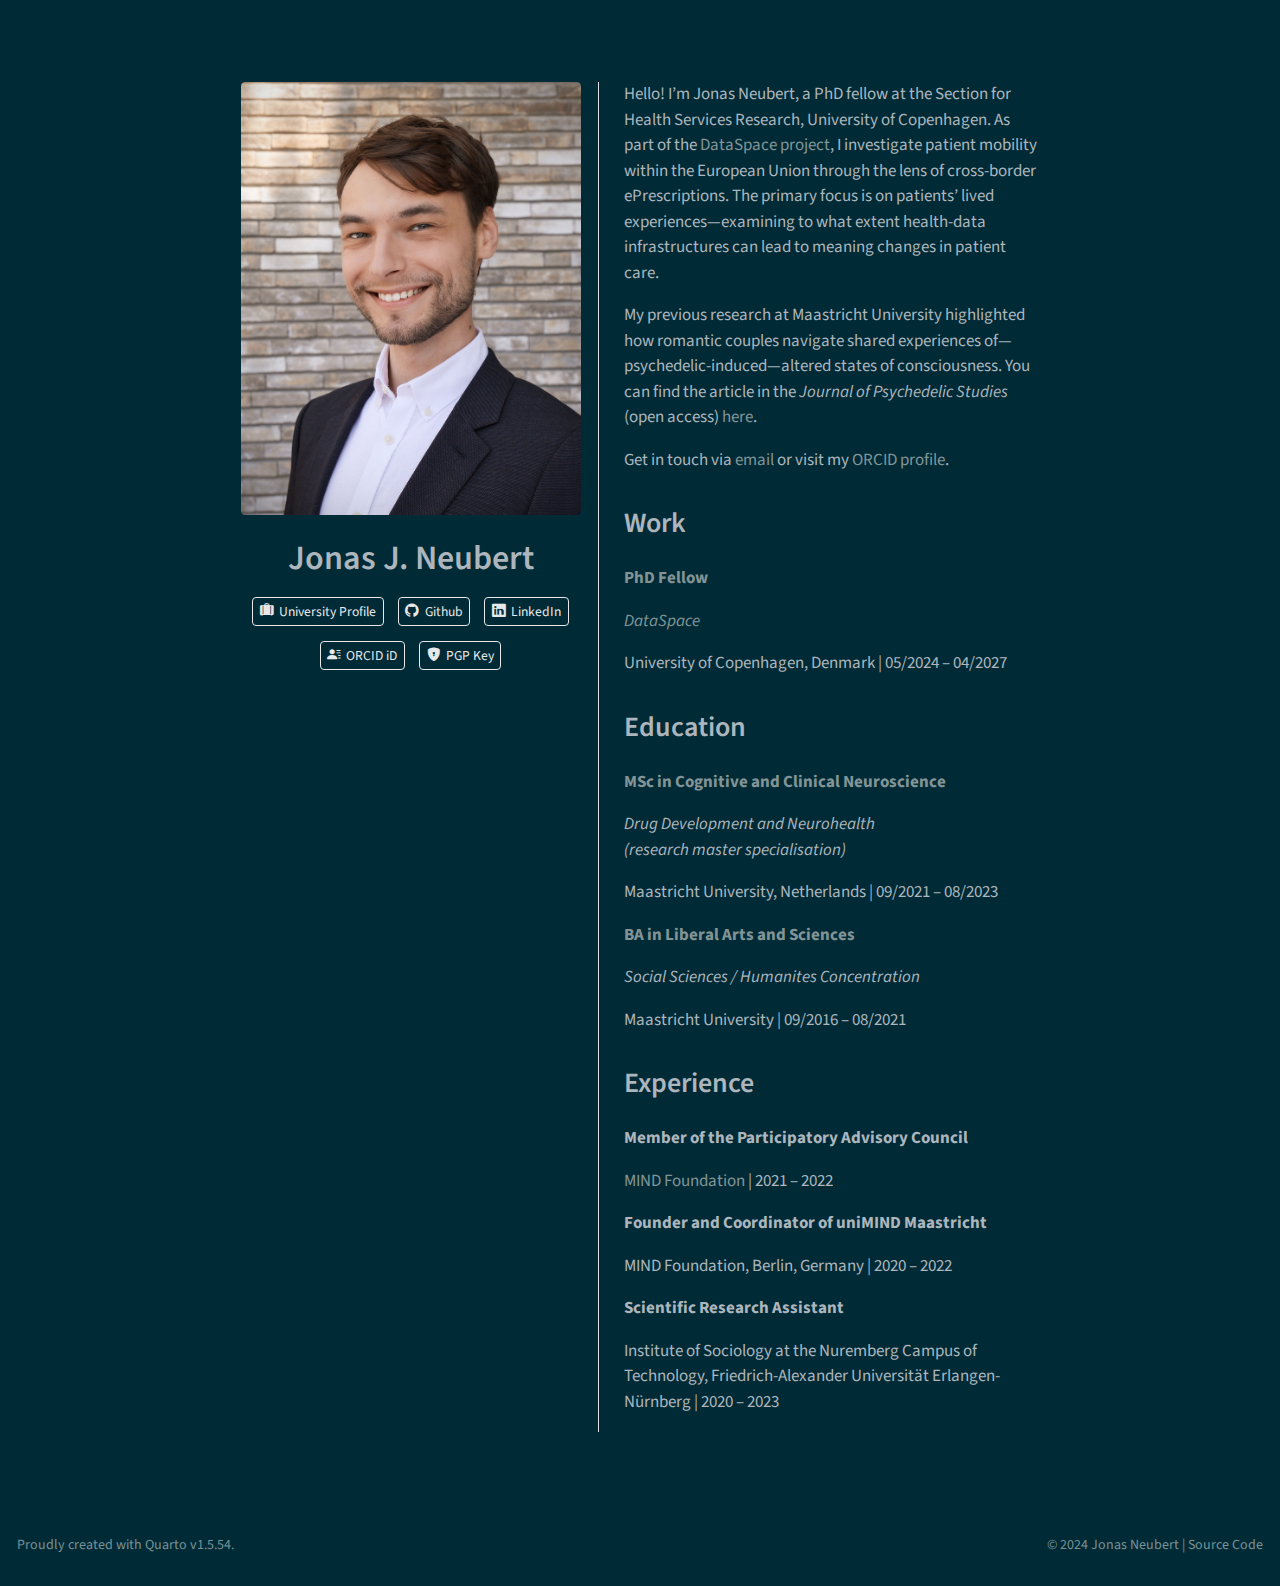
<file: index.html>
<!DOCTYPE html>
<html xmlns="http://www.w3.org/1999/xhtml" lang="en" xml:lang="en"><head>

<meta charset="utf-8">
<meta name="generator" content="quarto-1.5.54">

<meta name="viewport" content="width=device-width, initial-scale=1.0, user-scalable=yes">

<meta name="author" content="Jonas Neubert">

<title>Jonas J. Neubert</title>
<style>
code{white-space: pre-wrap;}
span.smallcaps{font-variant: small-caps;}
div.columns{display: flex; gap: min(4vw, 1.5em);}
div.column{flex: auto; overflow-x: auto;}
div.hanging-indent{margin-left: 1.5em; text-indent: -1.5em;}
ul.task-list{list-style: none;}
ul.task-list li input[type="checkbox"] {
  width: 0.8em;
  margin: 0 0.8em 0.2em -1em; /* quarto-specific, see https://github.com/quarto-dev/quarto-cli/issues/4556 */ 
  vertical-align: middle;
}
</style>


<script src="site_libs/quarto-nav/quarto-nav.js"></script>
<script src="site_libs/clipboard/clipboard.min.js"></script>
<script src="site_libs/quarto-search/autocomplete.umd.js"></script>
<script src="site_libs/quarto-search/fuse.min.js"></script>
<script src="site_libs/quarto-search/quarto-search.js"></script>
<meta name="quarto:offset" content="./">
<link href="./favicon.png" rel="icon" type="image/png">
<script src="site_libs/quarto-html/quarto.js"></script>
<script src="site_libs/quarto-html/popper.min.js"></script>
<script src="site_libs/quarto-html/tippy.umd.min.js"></script>
<link href="site_libs/quarto-html/tippy.css" rel="stylesheet">
<link href="site_libs/quarto-html/quarto-syntax-highlighting-dark.css" rel="stylesheet" id="quarto-text-highlighting-styles">
<script src="site_libs/bootstrap/bootstrap.min.js"></script>
<link href="site_libs/bootstrap/bootstrap-icons.css" rel="stylesheet">
<link href="site_libs/bootstrap/bootstrap.min.css" rel="stylesheet" id="quarto-bootstrap" data-mode="dark">
<script id="quarto-search-options" type="application/json">{
  "location": "sidebar",
  "copy-button": false,
  "collapse-after": 3,
  "panel-placement": "start",
  "type": "textbox",
  "limit": 50,
  "keyboard-shortcut": [
    "f",
    "/",
    "s"
  ],
  "show-item-context": false,
  "language": {
    "search-no-results-text": "No results",
    "search-matching-documents-text": "matching documents",
    "search-copy-link-title": "Copy link to search",
    "search-hide-matches-text": "Hide additional matches",
    "search-more-match-text": "more match in this document",
    "search-more-matches-text": "more matches in this document",
    "search-clear-button-title": "Clear",
    "search-text-placeholder": "",
    "search-detached-cancel-button-title": "Cancel",
    "search-submit-button-title": "Submit",
    "search-label": "Search"
  }
}</script>


<link rel="stylesheet" href="styles.css">
</head>

<body class="fullcontent">

<div id="quarto-search-results"></div>
<!-- content -->
<div id="quarto-content" class="quarto-container page-columns page-rows-contents page-layout-article">
<!-- sidebar -->
<!-- margin-sidebar -->
    
<!-- main -->
<main class="content" id="quarto-document-content">




<div class="quarto-about-trestles">
  <div class="about-entity">
    <img src="profile_small.jpg" class="about-image
  rounded " style="width: 20em;">
<header id="title-block-header" class="quarto-title-block default">
<div class="quarto-title">
<h1 class="title">Jonas J. Neubert</h1>
</div>
<div class="quarto-title-meta">
  </div>
</header>
    <div class="about-links">
  <a href="https://medicalsts.ku.dk/?pure=en%2Fpersons%2Fjonas-joerg-neubert(1b5f6119-39fc-4509-9788-743bfbec7449).html" class="about-link" rel="" target="">
    <i class="bi bi-suitcase-lg-fill"></i>
     <span class="about-link-text">University Profile</span>
  </a>
  <a href="https://github.com/NeubertJonas" class="about-link" rel="" target="">
    <i class="bi bi-github"></i>
     <span class="about-link-text">Github</span>
  </a>
  <a href="https://www.linkedin.com/in/neubertjonas/" class="about-link" rel="" target="">
    <i class="bi bi-linkedin"></i>
     <span class="about-link-text">LinkedIn</span>
  </a>
  <a href="https://orcid.org/0000-0002-2236-867X" class="about-link" rel="" target="">
    <i class="bi bi-person-lines-fill"></i>
     <span class="about-link-text">ORCID iD</span>
  </a>
  <a href="https://neubert.eu/pgp.txt" class="about-link" rel="" target="">
    <i class="bi bi-shield-lock-fill"></i>
     <span class="about-link-text">PGP Key</span>
  </a>
</div>
  </div>
  <div class="about-contents"><div id="about-me">
<p>Hello! I’m Jonas Neubert, a PhD fellow at the Section for Health Services Research, University of Copenhagen. As part of the <a href="https://dataspace.ku.dk">DataSpace project</a>, I investigate patient mobility within the European Union through the lens of cross-border ePrescriptions. The primary focus is on patients’ lived experiences—examining to what extent health-data infrastructures can lead to meaning changes in patient care.</p>
<p>My previous research at Maastricht University highlighted how romantic couples navigate shared experiences of—psychedelic-induced—altered states of consciousness. You can find the article in the <em>Journal of Psychedelic Studies</em> (open access) <a href="https://doi.org/10.1556/2054.2024.00319">here</a>.</p>
<p>Get in touch via <script type="text/javascript">
<!--
h='&#110;&#x65;&#x75;&#98;&#x65;&#114;&#116;&#46;&#x65;&#x75;';a='&#64;';n='&#106;&#x6f;&#110;&#x61;&#x73;';e=n+a+h;
document.write('<a h'+'ref'+'="ma'+'ilto'+':'+e+'" clas'+'s="em' + 'ail">'+'&#x65;&#x6d;&#x61;&#x69;&#108;'+'<\/'+'a'+'>');
// -->
</script><noscript>email (jonas at neubert dot eu)</noscript> or visit my <a href="https://orcid.org/0000-0002-2236-867X">ORCID profile</a>.</p>
<section id="work" class="level2">
<h2 data-anchor-id="work">Work</h2>
<p><strong><a href="https://medicalsts.ku.dk/?pure=en%2Fpersons%2Fjonas-joerg-neubert(1b5f6119-39fc-4509-9788-743bfbec7449).html">PhD Fellow</a></strong></p>
<p><em><a href="https://dataspace.ku.dk">DataSpace</a></em></p>
<p>University of Copenhagen, Denmark | 05/2024 – 04/2027</p>
</section>
<section id="education" class="level2">
<h2 data-anchor-id="education">Education</h2>
<p><strong><a href="https://curriculum.maastrichtuniversity.nl/education/master/research-master-cognitive-and-clinical-neuroscience-specialisation-drug-development">MSc in Cognitive and Clinical Neuroscience</a></strong></p>
<p><em>Drug Development and Neurohealth</em><br>
<em>(research master specialisation)</em></p>
<p>Maastricht University, Netherlands | 09/2021 – 08/2023</p>
<p><strong><a href="https://curriculum.maastrichtuniversity.nl/education/bachelor/university-college-maastricht">BA in Liberal Arts and Sciences</a></strong></p>
<p><em>Social Sciences / Humanites Concentration</em></p>
<p>Maastricht University | 09/2016 – 08/2021</p>
</section>
<section id="experience" class="level2">
<h2 data-anchor-id="experience">Experience</h2>
<p><strong>Member of the Participatory Advisory Council</strong></p>
<p><a href="https://mind-foundation.org">MIND Foundation</a> | 2021 – 2022</p>
<p><strong>Founder and Coordinator of uniMIND Maastricht</strong></p>
<p>MIND Foundation, Berlin, Germany | 2020 – 2022</p>
<p><strong>Scientific Research Assistant</strong></p>
<p>Institute of Sociology at the Nuremberg Campus of Technology, Friedrich-Alexander Universität Erlangen-Nürnberg | 2020 – 2023</p>
</section>
</div></div>
</div>





</main> <!-- /main -->
<script id="quarto-html-after-body" type="application/javascript">
window.document.addEventListener("DOMContentLoaded", function (event) {
  const toggleBodyColorMode = (bsSheetEl) => {
    const mode = bsSheetEl.getAttribute("data-mode");
    const bodyEl = window.document.querySelector("body");
    if (mode === "dark") {
      bodyEl.classList.add("quarto-dark");
      bodyEl.classList.remove("quarto-light");
    } else {
      bodyEl.classList.add("quarto-light");
      bodyEl.classList.remove("quarto-dark");
    }
  }
  const toggleBodyColorPrimary = () => {
    const bsSheetEl = window.document.querySelector("link#quarto-bootstrap");
    if (bsSheetEl) {
      toggleBodyColorMode(bsSheetEl);
    }
  }
  toggleBodyColorPrimary();  
  const isCodeAnnotation = (el) => {
    for (const clz of el.classList) {
      if (clz.startsWith('code-annotation-')) {                     
        return true;
      }
    }
    return false;
  }
  const onCopySuccess = function(e) {
    // button target
    const button = e.trigger;
    // don't keep focus
    button.blur();
    // flash "checked"
    button.classList.add('code-copy-button-checked');
    var currentTitle = button.getAttribute("title");
    button.setAttribute("title", "Copied!");
    let tooltip;
    if (window.bootstrap) {
      button.setAttribute("data-bs-toggle", "tooltip");
      button.setAttribute("data-bs-placement", "left");
      button.setAttribute("data-bs-title", "Copied!");
      tooltip = new bootstrap.Tooltip(button, 
        { trigger: "manual", 
          customClass: "code-copy-button-tooltip",
          offset: [0, -8]});
      tooltip.show();    
    }
    setTimeout(function() {
      if (tooltip) {
        tooltip.hide();
        button.removeAttribute("data-bs-title");
        button.removeAttribute("data-bs-toggle");
        button.removeAttribute("data-bs-placement");
      }
      button.setAttribute("title", currentTitle);
      button.classList.remove('code-copy-button-checked');
    }, 1000);
    // clear code selection
    e.clearSelection();
  }
  const getTextToCopy = function(trigger) {
      const codeEl = trigger.previousElementSibling.cloneNode(true);
      for (const childEl of codeEl.children) {
        if (isCodeAnnotation(childEl)) {
          childEl.remove();
        }
      }
      return codeEl.innerText;
  }
  const clipboard = new window.ClipboardJS('.code-copy-button:not([data-in-quarto-modal])', {
    text: getTextToCopy
  });
  clipboard.on('success', onCopySuccess);
  if (window.document.getElementById('quarto-embedded-source-code-modal')) {
    // For code content inside modals, clipBoardJS needs to be initialized with a container option
    // TODO: Check when it could be a function (https://github.com/zenorocha/clipboard.js/issues/860)
    const clipboardModal = new window.ClipboardJS('.code-copy-button[data-in-quarto-modal]', {
      text: getTextToCopy,
      container: window.document.getElementById('quarto-embedded-source-code-modal')
    });
    clipboardModal.on('success', onCopySuccess);
  }
    var localhostRegex = new RegExp(/^(?:http|https):\/\/localhost\:?[0-9]*\//);
    var mailtoRegex = new RegExp(/^mailto:/);
      var filterRegex = new RegExp("https:\/\/neubert\.eu");
    var isInternal = (href) => {
        return filterRegex.test(href) || localhostRegex.test(href) || mailtoRegex.test(href);
    }
    // Inspect non-navigation links and adorn them if external
 	var links = window.document.querySelectorAll('a[href]:not(.nav-link):not(.navbar-brand):not(.toc-action):not(.sidebar-link):not(.sidebar-item-toggle):not(.pagination-link):not(.no-external):not([aria-hidden]):not(.dropdown-item):not(.quarto-navigation-tool):not(.about-link)');
    for (var i=0; i<links.length; i++) {
      const link = links[i];
      if (!isInternal(link.href)) {
        // undo the damage that might have been done by quarto-nav.js in the case of
        // links that we want to consider external
        if (link.dataset.originalHref !== undefined) {
          link.href = link.dataset.originalHref;
        }
      }
    }
  function tippyHover(el, contentFn, onTriggerFn, onUntriggerFn) {
    const config = {
      allowHTML: true,
      maxWidth: 500,
      delay: 100,
      arrow: false,
      appendTo: function(el) {
          return el.parentElement;
      },
      interactive: true,
      interactiveBorder: 10,
      theme: 'quarto',
      placement: 'bottom-start',
    };
    if (contentFn) {
      config.content = contentFn;
    }
    if (onTriggerFn) {
      config.onTrigger = onTriggerFn;
    }
    if (onUntriggerFn) {
      config.onUntrigger = onUntriggerFn;
    }
    window.tippy(el, config); 
  }
  const noterefs = window.document.querySelectorAll('a[role="doc-noteref"]');
  for (var i=0; i<noterefs.length; i++) {
    const ref = noterefs[i];
    tippyHover(ref, function() {
      // use id or data attribute instead here
      let href = ref.getAttribute('data-footnote-href') || ref.getAttribute('href');
      try { href = new URL(href).hash; } catch {}
      const id = href.replace(/^#\/?/, "");
      const note = window.document.getElementById(id);
      if (note) {
        return note.innerHTML;
      } else {
        return "";
      }
    });
  }
  const xrefs = window.document.querySelectorAll('a.quarto-xref');
  const processXRef = (id, note) => {
    // Strip column container classes
    const stripColumnClz = (el) => {
      el.classList.remove("page-full", "page-columns");
      if (el.children) {
        for (const child of el.children) {
          stripColumnClz(child);
        }
      }
    }
    stripColumnClz(note)
    if (id === null || id.startsWith('sec-')) {
      // Special case sections, only their first couple elements
      const container = document.createElement("div");
      if (note.children && note.children.length > 2) {
        container.appendChild(note.children[0].cloneNode(true));
        for (let i = 1; i < note.children.length; i++) {
          const child = note.children[i];
          if (child.tagName === "P" && child.innerText === "") {
            continue;
          } else {
            container.appendChild(child.cloneNode(true));
            break;
          }
        }
        if (window.Quarto?.typesetMath) {
          window.Quarto.typesetMath(container);
        }
        return container.innerHTML
      } else {
        if (window.Quarto?.typesetMath) {
          window.Quarto.typesetMath(note);
        }
        return note.innerHTML;
      }
    } else {
      // Remove any anchor links if they are present
      const anchorLink = note.querySelector('a.anchorjs-link');
      if (anchorLink) {
        anchorLink.remove();
      }
      if (window.Quarto?.typesetMath) {
        window.Quarto.typesetMath(note);
      }
      // TODO in 1.5, we should make sure this works without a callout special case
      if (note.classList.contains("callout")) {
        return note.outerHTML;
      } else {
        return note.innerHTML;
      }
    }
  }
  for (var i=0; i<xrefs.length; i++) {
    const xref = xrefs[i];
    tippyHover(xref, undefined, function(instance) {
      instance.disable();
      let url = xref.getAttribute('href');
      let hash = undefined; 
      if (url.startsWith('#')) {
        hash = url;
      } else {
        try { hash = new URL(url).hash; } catch {}
      }
      if (hash) {
        const id = hash.replace(/^#\/?/, "");
        const note = window.document.getElementById(id);
        if (note !== null) {
          try {
            const html = processXRef(id, note.cloneNode(true));
            instance.setContent(html);
          } finally {
            instance.enable();
            instance.show();
          }
        } else {
          // See if we can fetch this
          fetch(url.split('#')[0])
          .then(res => res.text())
          .then(html => {
            const parser = new DOMParser();
            const htmlDoc = parser.parseFromString(html, "text/html");
            const note = htmlDoc.getElementById(id);
            if (note !== null) {
              const html = processXRef(id, note);
              instance.setContent(html);
            } 
          }).finally(() => {
            instance.enable();
            instance.show();
          });
        }
      } else {
        // See if we can fetch a full url (with no hash to target)
        // This is a special case and we should probably do some content thinning / targeting
        fetch(url)
        .then(res => res.text())
        .then(html => {
          const parser = new DOMParser();
          const htmlDoc = parser.parseFromString(html, "text/html");
          const note = htmlDoc.querySelector('main.content');
          if (note !== null) {
            // This should only happen for chapter cross references
            // (since there is no id in the URL)
            // remove the first header
            if (note.children.length > 0 && note.children[0].tagName === "HEADER") {
              note.children[0].remove();
            }
            const html = processXRef(null, note);
            instance.setContent(html);
          } 
        }).finally(() => {
          instance.enable();
          instance.show();
        });
      }
    }, function(instance) {
    });
  }
      let selectedAnnoteEl;
      const selectorForAnnotation = ( cell, annotation) => {
        let cellAttr = 'data-code-cell="' + cell + '"';
        let lineAttr = 'data-code-annotation="' +  annotation + '"';
        const selector = 'span[' + cellAttr + '][' + lineAttr + ']';
        return selector;
      }
      const selectCodeLines = (annoteEl) => {
        const doc = window.document;
        const targetCell = annoteEl.getAttribute("data-target-cell");
        const targetAnnotation = annoteEl.getAttribute("data-target-annotation");
        const annoteSpan = window.document.querySelector(selectorForAnnotation(targetCell, targetAnnotation));
        const lines = annoteSpan.getAttribute("data-code-lines").split(",");
        const lineIds = lines.map((line) => {
          return targetCell + "-" + line;
        })
        let top = null;
        let height = null;
        let parent = null;
        if (lineIds.length > 0) {
            //compute the position of the single el (top and bottom and make a div)
            const el = window.document.getElementById(lineIds[0]);
            top = el.offsetTop;
            height = el.offsetHeight;
            parent = el.parentElement.parentElement;
          if (lineIds.length > 1) {
            const lastEl = window.document.getElementById(lineIds[lineIds.length - 1]);
            const bottom = lastEl.offsetTop + lastEl.offsetHeight;
            height = bottom - top;
          }
          if (top !== null && height !== null && parent !== null) {
            // cook up a div (if necessary) and position it 
            let div = window.document.getElementById("code-annotation-line-highlight");
            if (div === null) {
              div = window.document.createElement("div");
              div.setAttribute("id", "code-annotation-line-highlight");
              div.style.position = 'absolute';
              parent.appendChild(div);
            }
            div.style.top = top - 2 + "px";
            div.style.height = height + 4 + "px";
            div.style.left = 0;
            let gutterDiv = window.document.getElementById("code-annotation-line-highlight-gutter");
            if (gutterDiv === null) {
              gutterDiv = window.document.createElement("div");
              gutterDiv.setAttribute("id", "code-annotation-line-highlight-gutter");
              gutterDiv.style.position = 'absolute';
              const codeCell = window.document.getElementById(targetCell);
              const gutter = codeCell.querySelector('.code-annotation-gutter');
              gutter.appendChild(gutterDiv);
            }
            gutterDiv.style.top = top - 2 + "px";
            gutterDiv.style.height = height + 4 + "px";
          }
          selectedAnnoteEl = annoteEl;
        }
      };
      const unselectCodeLines = () => {
        const elementsIds = ["code-annotation-line-highlight", "code-annotation-line-highlight-gutter"];
        elementsIds.forEach((elId) => {
          const div = window.document.getElementById(elId);
          if (div) {
            div.remove();
          }
        });
        selectedAnnoteEl = undefined;
      };
        // Handle positioning of the toggle
    window.addEventListener(
      "resize",
      throttle(() => {
        elRect = undefined;
        if (selectedAnnoteEl) {
          selectCodeLines(selectedAnnoteEl);
        }
      }, 10)
    );
    function throttle(fn, ms) {
    let throttle = false;
    let timer;
      return (...args) => {
        if(!throttle) { // first call gets through
            fn.apply(this, args);
            throttle = true;
        } else { // all the others get throttled
            if(timer) clearTimeout(timer); // cancel #2
            timer = setTimeout(() => {
              fn.apply(this, args);
              timer = throttle = false;
            }, ms);
        }
      };
    }
      // Attach click handler to the DT
      const annoteDls = window.document.querySelectorAll('dt[data-target-cell]');
      for (const annoteDlNode of annoteDls) {
        annoteDlNode.addEventListener('click', (event) => {
          const clickedEl = event.target;
          if (clickedEl !== selectedAnnoteEl) {
            unselectCodeLines();
            const activeEl = window.document.querySelector('dt[data-target-cell].code-annotation-active');
            if (activeEl) {
              activeEl.classList.remove('code-annotation-active');
            }
            selectCodeLines(clickedEl);
            clickedEl.classList.add('code-annotation-active');
          } else {
            // Unselect the line
            unselectCodeLines();
            clickedEl.classList.remove('code-annotation-active');
          }
        });
      }
  const findCites = (el) => {
    const parentEl = el.parentElement;
    if (parentEl) {
      const cites = parentEl.dataset.cites;
      if (cites) {
        return {
          el,
          cites: cites.split(' ')
        };
      } else {
        return findCites(el.parentElement)
      }
    } else {
      return undefined;
    }
  };
  var bibliorefs = window.document.querySelectorAll('a[role="doc-biblioref"]');
  for (var i=0; i<bibliorefs.length; i++) {
    const ref = bibliorefs[i];
    const citeInfo = findCites(ref);
    if (citeInfo) {
      tippyHover(citeInfo.el, function() {
        var popup = window.document.createElement('div');
        citeInfo.cites.forEach(function(cite) {
          var citeDiv = window.document.createElement('div');
          citeDiv.classList.add('hanging-indent');
          citeDiv.classList.add('csl-entry');
          var biblioDiv = window.document.getElementById('ref-' + cite);
          if (biblioDiv) {
            citeDiv.innerHTML = biblioDiv.innerHTML;
          }
          popup.appendChild(citeDiv);
        });
        return popup.innerHTML;
      });
    }
  }
});
</script>
</div> <!-- /content -->
<footer class="footer">
  <div class="nav-footer">
    <div class="nav-footer-left">
<p>Proudly created with <a href="https://quarto.org">Quarto</a> v1.5.54.</p>
</div>   
    <div class="nav-footer-center">
      &nbsp;
    </div>
    <div class="nav-footer-right">
<p>© 2024 Jonas Neubert | <a href="https://github.com/NeubertJonas/neubert.eu">Source Code</a></p>
</div>
  </div>
</footer>




</body></html>
</file>
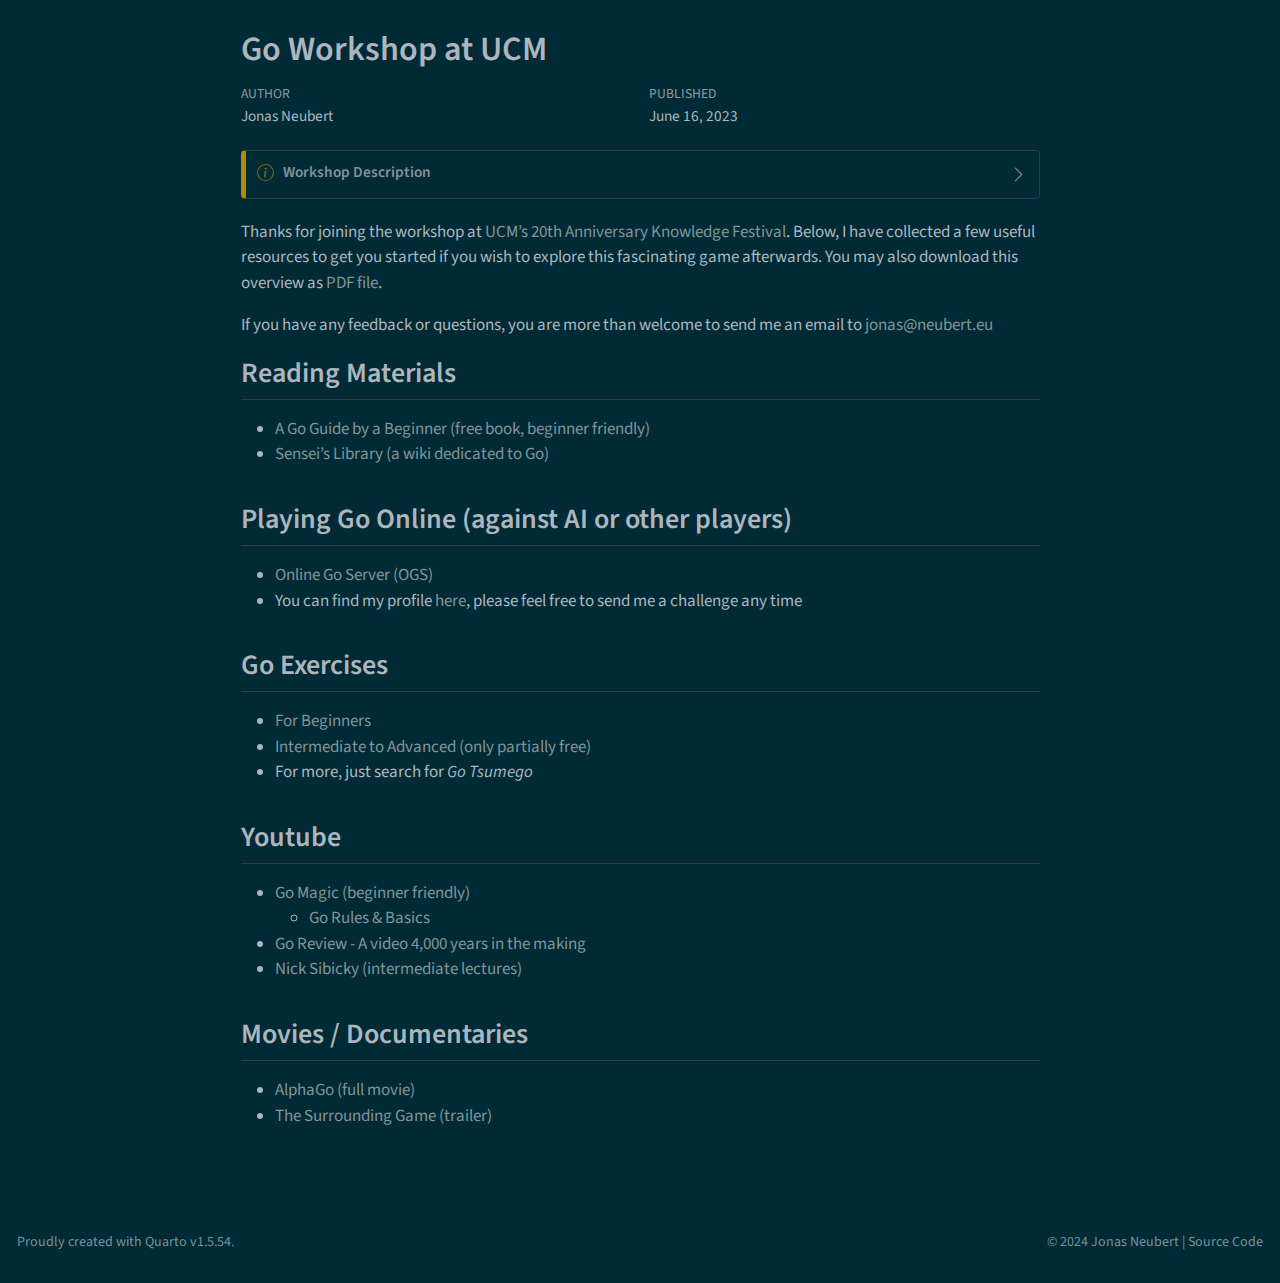
<file: go.html>
<!DOCTYPE html>
<html xmlns="http://www.w3.org/1999/xhtml" lang="en" xml:lang="en"><head>

<meta charset="utf-8">
<meta name="generator" content="quarto-1.5.54">

<meta name="viewport" content="width=device-width, initial-scale=1.0, user-scalable=yes">

<meta name="author" content="Jonas Neubert">
<meta name="dcterms.date" content="2023-06-16">

<title>Go Workshop at UCM</title>
<style>
code{white-space: pre-wrap;}
span.smallcaps{font-variant: small-caps;}
div.columns{display: flex; gap: min(4vw, 1.5em);}
div.column{flex: auto; overflow-x: auto;}
div.hanging-indent{margin-left: 1.5em; text-indent: -1.5em;}
ul.task-list{list-style: none;}
ul.task-list li input[type="checkbox"] {
  width: 0.8em;
  margin: 0 0.8em 0.2em -1em; /* quarto-specific, see https://github.com/quarto-dev/quarto-cli/issues/4556 */ 
  vertical-align: middle;
}
</style>


<script src="site_libs/quarto-nav/quarto-nav.js"></script>
<script src="site_libs/clipboard/clipboard.min.js"></script>
<script src="site_libs/quarto-search/autocomplete.umd.js"></script>
<script src="site_libs/quarto-search/fuse.min.js"></script>
<script src="site_libs/quarto-search/quarto-search.js"></script>
<meta name="quarto:offset" content="./">
<link href="./favicon.png" rel="icon" type="image/png">
<script src="site_libs/quarto-html/quarto.js"></script>
<script src="site_libs/quarto-html/popper.min.js"></script>
<script src="site_libs/quarto-html/tippy.umd.min.js"></script>
<script src="site_libs/quarto-html/anchor.min.js"></script>
<link href="site_libs/quarto-html/tippy.css" rel="stylesheet">
<link href="site_libs/quarto-html/quarto-syntax-highlighting-dark.css" rel="stylesheet" id="quarto-text-highlighting-styles">
<script src="site_libs/bootstrap/bootstrap.min.js"></script>
<link href="site_libs/bootstrap/bootstrap-icons.css" rel="stylesheet">
<link href="site_libs/bootstrap/bootstrap.min.css" rel="stylesheet" id="quarto-bootstrap" data-mode="dark">
<script id="quarto-search-options" type="application/json">{
  "location": "sidebar",
  "copy-button": false,
  "collapse-after": 3,
  "panel-placement": "start",
  "type": "textbox",
  "limit": 50,
  "keyboard-shortcut": [
    "f",
    "/",
    "s"
  ],
  "show-item-context": false,
  "language": {
    "search-no-results-text": "No results",
    "search-matching-documents-text": "matching documents",
    "search-copy-link-title": "Copy link to search",
    "search-hide-matches-text": "Hide additional matches",
    "search-more-match-text": "more match in this document",
    "search-more-matches-text": "more matches in this document",
    "search-clear-button-title": "Clear",
    "search-text-placeholder": "",
    "search-detached-cancel-button-title": "Cancel",
    "search-submit-button-title": "Submit",
    "search-label": "Search"
  }
}</script>


<link rel="stylesheet" href="styles.css">
</head>

<body class="fullcontent">

<div id="quarto-search-results"></div>
<!-- content -->
<div id="quarto-content" class="quarto-container page-columns page-rows-contents page-layout-article">
<!-- sidebar -->
<!-- margin-sidebar -->
    
<!-- main -->
<main class="content" id="quarto-document-content">

<header id="title-block-header" class="quarto-title-block default">
<div class="quarto-title">
<h1 class="title">Go Workshop at UCM</h1>
</div>



<div class="quarto-title-meta">

    <div>
    <div class="quarto-title-meta-heading">Author</div>
    <div class="quarto-title-meta-contents">
             <p>Jonas Neubert </p>
          </div>
  </div>
    
    <div>
    <div class="quarto-title-meta-heading">Published</div>
    <div class="quarto-title-meta-contents">
      <p class="date">June 16, 2023</p>
    </div>
  </div>
  
    
  </div>
  


</header>


<div class="callout callout-style-simple callout-note callout-titled" title="Workshop Description">
<div class="callout-header d-flex align-content-center" data-bs-toggle="collapse" data-bs-target=".callout-1-contents" aria-controls="callout-1" aria-expanded="false" aria-label="Toggle callout">
<div class="callout-icon-container">
<i class="callout-icon"></i>
</div>
<div class="callout-title-container flex-fill">
Workshop Description
</div>
<div class="callout-btn-toggle d-inline-block border-0 py-1 ps-1 pe-0 float-end"><i class="callout-toggle"></i></div>
</div>
<div id="callout-1" class="callout-1-contents callout-collapse collapse">
<div class="callout-body-container callout-body">
<p>Go is more than just a game. It is a journey of discovery, a way of living, and a source of wisdom. Go is one of the oldest and most sophisticated board games in the world, with a rich history of over 4,000 years. It has been played by thinkers, leaders, artists, and innovators across time and space. Go challenges you to create territory, capture stones, and balance attack and defense on a 19x19 grid. But it also teaches you essential skills such as patience, discipline, open-mindedness, creativity, and intuition. In this workshop, you will learn the basics of Go while exploring the philosophy behind Go. You will see how Go can be a metaphor for life, where each move is a decision that affects your future. You will also experience how Go can be a dialogue of hands, where you communicate with your opponent through your stones. Whether you are new to Go or already familiar with it, this workshop will inspire you to Go with the flow and find joy in playing this ancient board game.</p>
</div>
</div>
</div>
<p>Thanks for joining the workshop at <a href="https://www.maastrichtuniversity.nl/ucm-anniversary-workshops">UCM’s 20th Anniversary Knowledge Festival</a>. Below, I have collected a few useful resources to get you started if you wish to explore this fascinating game afterwards. You may also download this overview as <a href="./go_workshop_UCM.pdf">PDF file</a>.</p>
<p>If you have any feedback or questions, you are more than welcome to send me an email to <script type="text/javascript">
<!--
h='&#110;&#x65;&#x75;&#98;&#x65;&#114;&#116;&#46;&#x65;&#x75;';a='&#64;';n='&#106;&#x6f;&#110;&#x61;&#x73;';e=n+a+h;
document.write('<a h'+'ref'+'="ma'+'ilto'+':'+e+'" clas'+'s="em' + 'ail">'+e+'<\/'+'a'+'>');
// -->
</script><noscript>jonas at neubert dot eu</noscript></p>
<section id="reading-materials" class="level2">
<h2 class="anchored" data-anchor-id="reading-materials">Reading Materials</h2>
<ul>
<li><a href="https://www.gobook.eu">A Go Guide by a Beginner (free book, beginner friendly)</a></li>
<li><a href="https://senseis.xmp.net">Sensei’s Library (a wiki dedicated to Go)</a></li>
</ul>
</section>
<section id="playing-go-online-against-ai-or-other-players" class="level2">
<h2 class="anchored" data-anchor-id="playing-go-online-against-ai-or-other-players">Playing Go Online (against AI or other players)</h2>
<ul>
<li><a href="https://online-go.com">Online Go Server (OGS)</a></li>
<li>You can find my profile <a href="https://online-go.com/user/view/1325965">here</a>, please feel free to send me a challenge any time</li>
</ul>
</section>
<section id="go-exercises" class="level2">
<h2 class="anchored" data-anchor-id="go-exercises">Go Exercises</h2>
<ul>
<li><a href="https://online-go.com/learn-to-play-go/">For Beginners</a></li>
<li><a href="https://gomagic.org/go-problems/">Intermediate to Advanced (only partially free)</a></li>
<li>For more, just search for <em>Go Tsumego</em></li>
</ul>
</section>
<section id="youtube" class="level2">
<h2 class="anchored" data-anchor-id="youtube">Youtube</h2>
<ul>
<li><a href="https://www.youtube.com/@GoMagic">Go Magic (beginner friendly)</a>
<ul>
<li><a href="https://www.youtube.com/playlist?list=PL4DLlaT_bvDG5y6WSfXU8cQsTsb4o3YnT">Go Rules &amp; Basics</a></li>
</ul></li>
<li><a href="https://www.youtube.com/watch?v=RRBjN8empIs">Go Review - A video 4,000 years in the making</a></li>
<li><a href="https://www.youtube.com/@NickSibicky">Nick Sibicky (intermediate lectures)</a></li>
</ul>
</section>
<section id="movies-documentaries" class="level2">
<h2 class="anchored" data-anchor-id="movies-documentaries">Movies / Documentaries</h2>
<ul>
<li><a href="https://www.youtube.com/watch?v=WXuK6gekU1Y">AlphaGo (full movie)</a></li>
<li><a href="https://www.youtube.com/watch?v=QyfWChDhtu0">The Surrounding Game (trailer)</a></li>
</ul>


</section>

</main> <!-- /main -->
<script id="quarto-html-after-body" type="application/javascript">
window.document.addEventListener("DOMContentLoaded", function (event) {
  const toggleBodyColorMode = (bsSheetEl) => {
    const mode = bsSheetEl.getAttribute("data-mode");
    const bodyEl = window.document.querySelector("body");
    if (mode === "dark") {
      bodyEl.classList.add("quarto-dark");
      bodyEl.classList.remove("quarto-light");
    } else {
      bodyEl.classList.add("quarto-light");
      bodyEl.classList.remove("quarto-dark");
    }
  }
  const toggleBodyColorPrimary = () => {
    const bsSheetEl = window.document.querySelector("link#quarto-bootstrap");
    if (bsSheetEl) {
      toggleBodyColorMode(bsSheetEl);
    }
  }
  toggleBodyColorPrimary();  
  const icon = "";
  const anchorJS = new window.AnchorJS();
  anchorJS.options = {
    placement: 'right',
    icon: icon
  };
  anchorJS.add('.anchored');
  const isCodeAnnotation = (el) => {
    for (const clz of el.classList) {
      if (clz.startsWith('code-annotation-')) {                     
        return true;
      }
    }
    return false;
  }
  const onCopySuccess = function(e) {
    // button target
    const button = e.trigger;
    // don't keep focus
    button.blur();
    // flash "checked"
    button.classList.add('code-copy-button-checked');
    var currentTitle = button.getAttribute("title");
    button.setAttribute("title", "Copied!");
    let tooltip;
    if (window.bootstrap) {
      button.setAttribute("data-bs-toggle", "tooltip");
      button.setAttribute("data-bs-placement", "left");
      button.setAttribute("data-bs-title", "Copied!");
      tooltip = new bootstrap.Tooltip(button, 
        { trigger: "manual", 
          customClass: "code-copy-button-tooltip",
          offset: [0, -8]});
      tooltip.show();    
    }
    setTimeout(function() {
      if (tooltip) {
        tooltip.hide();
        button.removeAttribute("data-bs-title");
        button.removeAttribute("data-bs-toggle");
        button.removeAttribute("data-bs-placement");
      }
      button.setAttribute("title", currentTitle);
      button.classList.remove('code-copy-button-checked');
    }, 1000);
    // clear code selection
    e.clearSelection();
  }
  const getTextToCopy = function(trigger) {
      const codeEl = trigger.previousElementSibling.cloneNode(true);
      for (const childEl of codeEl.children) {
        if (isCodeAnnotation(childEl)) {
          childEl.remove();
        }
      }
      return codeEl.innerText;
  }
  const clipboard = new window.ClipboardJS('.code-copy-button:not([data-in-quarto-modal])', {
    text: getTextToCopy
  });
  clipboard.on('success', onCopySuccess);
  if (window.document.getElementById('quarto-embedded-source-code-modal')) {
    // For code content inside modals, clipBoardJS needs to be initialized with a container option
    // TODO: Check when it could be a function (https://github.com/zenorocha/clipboard.js/issues/860)
    const clipboardModal = new window.ClipboardJS('.code-copy-button[data-in-quarto-modal]', {
      text: getTextToCopy,
      container: window.document.getElementById('quarto-embedded-source-code-modal')
    });
    clipboardModal.on('success', onCopySuccess);
  }
    var localhostRegex = new RegExp(/^(?:http|https):\/\/localhost\:?[0-9]*\//);
    var mailtoRegex = new RegExp(/^mailto:/);
      var filterRegex = new RegExp("https:\/\/neubert\.eu");
    var isInternal = (href) => {
        return filterRegex.test(href) || localhostRegex.test(href) || mailtoRegex.test(href);
    }
    // Inspect non-navigation links and adorn them if external
 	var links = window.document.querySelectorAll('a[href]:not(.nav-link):not(.navbar-brand):not(.toc-action):not(.sidebar-link):not(.sidebar-item-toggle):not(.pagination-link):not(.no-external):not([aria-hidden]):not(.dropdown-item):not(.quarto-navigation-tool):not(.about-link)');
    for (var i=0; i<links.length; i++) {
      const link = links[i];
      if (!isInternal(link.href)) {
        // undo the damage that might have been done by quarto-nav.js in the case of
        // links that we want to consider external
        if (link.dataset.originalHref !== undefined) {
          link.href = link.dataset.originalHref;
        }
      }
    }
  function tippyHover(el, contentFn, onTriggerFn, onUntriggerFn) {
    const config = {
      allowHTML: true,
      maxWidth: 500,
      delay: 100,
      arrow: false,
      appendTo: function(el) {
          return el.parentElement;
      },
      interactive: true,
      interactiveBorder: 10,
      theme: 'quarto',
      placement: 'bottom-start',
    };
    if (contentFn) {
      config.content = contentFn;
    }
    if (onTriggerFn) {
      config.onTrigger = onTriggerFn;
    }
    if (onUntriggerFn) {
      config.onUntrigger = onUntriggerFn;
    }
    window.tippy(el, config); 
  }
  const noterefs = window.document.querySelectorAll('a[role="doc-noteref"]');
  for (var i=0; i<noterefs.length; i++) {
    const ref = noterefs[i];
    tippyHover(ref, function() {
      // use id or data attribute instead here
      let href = ref.getAttribute('data-footnote-href') || ref.getAttribute('href');
      try { href = new URL(href).hash; } catch {}
      const id = href.replace(/^#\/?/, "");
      const note = window.document.getElementById(id);
      if (note) {
        return note.innerHTML;
      } else {
        return "";
      }
    });
  }
  const xrefs = window.document.querySelectorAll('a.quarto-xref');
  const processXRef = (id, note) => {
    // Strip column container classes
    const stripColumnClz = (el) => {
      el.classList.remove("page-full", "page-columns");
      if (el.children) {
        for (const child of el.children) {
          stripColumnClz(child);
        }
      }
    }
    stripColumnClz(note)
    if (id === null || id.startsWith('sec-')) {
      // Special case sections, only their first couple elements
      const container = document.createElement("div");
      if (note.children && note.children.length > 2) {
        container.appendChild(note.children[0].cloneNode(true));
        for (let i = 1; i < note.children.length; i++) {
          const child = note.children[i];
          if (child.tagName === "P" && child.innerText === "") {
            continue;
          } else {
            container.appendChild(child.cloneNode(true));
            break;
          }
        }
        if (window.Quarto?.typesetMath) {
          window.Quarto.typesetMath(container);
        }
        return container.innerHTML
      } else {
        if (window.Quarto?.typesetMath) {
          window.Quarto.typesetMath(note);
        }
        return note.innerHTML;
      }
    } else {
      // Remove any anchor links if they are present
      const anchorLink = note.querySelector('a.anchorjs-link');
      if (anchorLink) {
        anchorLink.remove();
      }
      if (window.Quarto?.typesetMath) {
        window.Quarto.typesetMath(note);
      }
      // TODO in 1.5, we should make sure this works without a callout special case
      if (note.classList.contains("callout")) {
        return note.outerHTML;
      } else {
        return note.innerHTML;
      }
    }
  }
  for (var i=0; i<xrefs.length; i++) {
    const xref = xrefs[i];
    tippyHover(xref, undefined, function(instance) {
      instance.disable();
      let url = xref.getAttribute('href');
      let hash = undefined; 
      if (url.startsWith('#')) {
        hash = url;
      } else {
        try { hash = new URL(url).hash; } catch {}
      }
      if (hash) {
        const id = hash.replace(/^#\/?/, "");
        const note = window.document.getElementById(id);
        if (note !== null) {
          try {
            const html = processXRef(id, note.cloneNode(true));
            instance.setContent(html);
          } finally {
            instance.enable();
            instance.show();
          }
        } else {
          // See if we can fetch this
          fetch(url.split('#')[0])
          .then(res => res.text())
          .then(html => {
            const parser = new DOMParser();
            const htmlDoc = parser.parseFromString(html, "text/html");
            const note = htmlDoc.getElementById(id);
            if (note !== null) {
              const html = processXRef(id, note);
              instance.setContent(html);
            } 
          }).finally(() => {
            instance.enable();
            instance.show();
          });
        }
      } else {
        // See if we can fetch a full url (with no hash to target)
        // This is a special case and we should probably do some content thinning / targeting
        fetch(url)
        .then(res => res.text())
        .then(html => {
          const parser = new DOMParser();
          const htmlDoc = parser.parseFromString(html, "text/html");
          const note = htmlDoc.querySelector('main.content');
          if (note !== null) {
            // This should only happen for chapter cross references
            // (since there is no id in the URL)
            // remove the first header
            if (note.children.length > 0 && note.children[0].tagName === "HEADER") {
              note.children[0].remove();
            }
            const html = processXRef(null, note);
            instance.setContent(html);
          } 
        }).finally(() => {
          instance.enable();
          instance.show();
        });
      }
    }, function(instance) {
    });
  }
      let selectedAnnoteEl;
      const selectorForAnnotation = ( cell, annotation) => {
        let cellAttr = 'data-code-cell="' + cell + '"';
        let lineAttr = 'data-code-annotation="' +  annotation + '"';
        const selector = 'span[' + cellAttr + '][' + lineAttr + ']';
        return selector;
      }
      const selectCodeLines = (annoteEl) => {
        const doc = window.document;
        const targetCell = annoteEl.getAttribute("data-target-cell");
        const targetAnnotation = annoteEl.getAttribute("data-target-annotation");
        const annoteSpan = window.document.querySelector(selectorForAnnotation(targetCell, targetAnnotation));
        const lines = annoteSpan.getAttribute("data-code-lines").split(",");
        const lineIds = lines.map((line) => {
          return targetCell + "-" + line;
        })
        let top = null;
        let height = null;
        let parent = null;
        if (lineIds.length > 0) {
            //compute the position of the single el (top and bottom and make a div)
            const el = window.document.getElementById(lineIds[0]);
            top = el.offsetTop;
            height = el.offsetHeight;
            parent = el.parentElement.parentElement;
          if (lineIds.length > 1) {
            const lastEl = window.document.getElementById(lineIds[lineIds.length - 1]);
            const bottom = lastEl.offsetTop + lastEl.offsetHeight;
            height = bottom - top;
          }
          if (top !== null && height !== null && parent !== null) {
            // cook up a div (if necessary) and position it 
            let div = window.document.getElementById("code-annotation-line-highlight");
            if (div === null) {
              div = window.document.createElement("div");
              div.setAttribute("id", "code-annotation-line-highlight");
              div.style.position = 'absolute';
              parent.appendChild(div);
            }
            div.style.top = top - 2 + "px";
            div.style.height = height + 4 + "px";
            div.style.left = 0;
            let gutterDiv = window.document.getElementById("code-annotation-line-highlight-gutter");
            if (gutterDiv === null) {
              gutterDiv = window.document.createElement("div");
              gutterDiv.setAttribute("id", "code-annotation-line-highlight-gutter");
              gutterDiv.style.position = 'absolute';
              const codeCell = window.document.getElementById(targetCell);
              const gutter = codeCell.querySelector('.code-annotation-gutter');
              gutter.appendChild(gutterDiv);
            }
            gutterDiv.style.top = top - 2 + "px";
            gutterDiv.style.height = height + 4 + "px";
          }
          selectedAnnoteEl = annoteEl;
        }
      };
      const unselectCodeLines = () => {
        const elementsIds = ["code-annotation-line-highlight", "code-annotation-line-highlight-gutter"];
        elementsIds.forEach((elId) => {
          const div = window.document.getElementById(elId);
          if (div) {
            div.remove();
          }
        });
        selectedAnnoteEl = undefined;
      };
        // Handle positioning of the toggle
    window.addEventListener(
      "resize",
      throttle(() => {
        elRect = undefined;
        if (selectedAnnoteEl) {
          selectCodeLines(selectedAnnoteEl);
        }
      }, 10)
    );
    function throttle(fn, ms) {
    let throttle = false;
    let timer;
      return (...args) => {
        if(!throttle) { // first call gets through
            fn.apply(this, args);
            throttle = true;
        } else { // all the others get throttled
            if(timer) clearTimeout(timer); // cancel #2
            timer = setTimeout(() => {
              fn.apply(this, args);
              timer = throttle = false;
            }, ms);
        }
      };
    }
      // Attach click handler to the DT
      const annoteDls = window.document.querySelectorAll('dt[data-target-cell]');
      for (const annoteDlNode of annoteDls) {
        annoteDlNode.addEventListener('click', (event) => {
          const clickedEl = event.target;
          if (clickedEl !== selectedAnnoteEl) {
            unselectCodeLines();
            const activeEl = window.document.querySelector('dt[data-target-cell].code-annotation-active');
            if (activeEl) {
              activeEl.classList.remove('code-annotation-active');
            }
            selectCodeLines(clickedEl);
            clickedEl.classList.add('code-annotation-active');
          } else {
            // Unselect the line
            unselectCodeLines();
            clickedEl.classList.remove('code-annotation-active');
          }
        });
      }
  const findCites = (el) => {
    const parentEl = el.parentElement;
    if (parentEl) {
      const cites = parentEl.dataset.cites;
      if (cites) {
        return {
          el,
          cites: cites.split(' ')
        };
      } else {
        return findCites(el.parentElement)
      }
    } else {
      return undefined;
    }
  };
  var bibliorefs = window.document.querySelectorAll('a[role="doc-biblioref"]');
  for (var i=0; i<bibliorefs.length; i++) {
    const ref = bibliorefs[i];
    const citeInfo = findCites(ref);
    if (citeInfo) {
      tippyHover(citeInfo.el, function() {
        var popup = window.document.createElement('div');
        citeInfo.cites.forEach(function(cite) {
          var citeDiv = window.document.createElement('div');
          citeDiv.classList.add('hanging-indent');
          citeDiv.classList.add('csl-entry');
          var biblioDiv = window.document.getElementById('ref-' + cite);
          if (biblioDiv) {
            citeDiv.innerHTML = biblioDiv.innerHTML;
          }
          popup.appendChild(citeDiv);
        });
        return popup.innerHTML;
      });
    }
  }
});
</script>
</div> <!-- /content -->
<footer class="footer">
  <div class="nav-footer">
    <div class="nav-footer-left">
<p>Proudly created with <a href="https://quarto.org">Quarto</a> v1.5.54.</p>
</div>   
    <div class="nav-footer-center">
      &nbsp;
    </div>
    <div class="nav-footer-right">
<p>© 2024 Jonas Neubert | <a href="https://github.com/NeubertJonas/neubert.eu">Source Code</a></p>
</div>
  </div>
</footer>




</body></html>
</file>
<file: site_libs/quarto-html/tippy.css>
.tippy-box[data-animation=fade][data-state=hidden]{opacity:0}[data-tippy-root]{max-width:calc(100vw - 10px)}.tippy-box{position:relative;background-color:#333;color:#fff;border-radius:4px;font-size:14px;line-height:1.4;white-space:normal;outline:0;transition-property:transform,visibility,opacity}.tippy-box[data-placement^=top]>.tippy-arrow{bottom:0}.tippy-box[data-placement^=top]>.tippy-arrow:before{bottom:-7px;left:0;border-width:8px 8px 0;border-top-color:initial;transform-origin:center top}.tippy-box[data-placement^=bottom]>.tippy-arrow{top:0}.tippy-box[data-placement^=bottom]>.tippy-arrow:before{top:-7px;left:0;border-width:0 8px 8px;border-bottom-color:initial;transform-origin:center bottom}.tippy-box[data-placement^=left]>.tippy-arrow{right:0}.tippy-box[data-placement^=left]>.tippy-arrow:before{border-width:8px 0 8px 8px;border-left-color:initial;right:-7px;transform-origin:center left}.tippy-box[data-placement^=right]>.tippy-arrow{left:0}.tippy-box[data-placement^=right]>.tippy-arrow:before{left:-7px;border-width:8px 8px 8px 0;border-right-color:initial;transform-origin:center right}.tippy-box[data-inertia][data-state=visible]{transition-timing-function:cubic-bezier(.54,1.5,.38,1.11)}.tippy-arrow{width:16px;height:16px;color:#333}.tippy-arrow:before{content:"";position:absolute;border-color:transparent;border-style:solid}.tippy-content{position:relative;padding:5px 9px;z-index:1}
</file>
<file: site_libs/quarto-html/quarto-syntax-highlighting-dark.css>
/* quarto syntax highlight colors */
:root {
  --quarto-hl-al-color: #f07178;
  --quarto-hl-an-color: #d4d0ab;
  --quarto-hl-at-color: #00e0e0;
  --quarto-hl-bn-color: #d4d0ab;
  --quarto-hl-bu-color: #abe338;
  --quarto-hl-ch-color: #abe338;
  --quarto-hl-co-color: #f8f8f2;
  --quarto-hl-cv-color: #ffd700;
  --quarto-hl-cn-color: #ffd700;
  --quarto-hl-cf-color: #ffa07a;
  --quarto-hl-dt-color: #ffa07a;
  --quarto-hl-dv-color: #d4d0ab;
  --quarto-hl-do-color: #f8f8f2;
  --quarto-hl-er-color: #f07178;
  --quarto-hl-ex-color: #00e0e0;
  --quarto-hl-fl-color: #d4d0ab;
  --quarto-hl-fu-color: #ffa07a;
  --quarto-hl-im-color: #abe338;
  --quarto-hl-in-color: #d4d0ab;
  --quarto-hl-kw-color: #ffa07a;
  --quarto-hl-op-color: #ffa07a;
  --quarto-hl-ot-color: #00e0e0;
  --quarto-hl-pp-color: #dcc6e0;
  --quarto-hl-re-color: #00e0e0;
  --quarto-hl-sc-color: #abe338;
  --quarto-hl-ss-color: #abe338;
  --quarto-hl-st-color: #abe338;
  --quarto-hl-va-color: #00e0e0;
  --quarto-hl-vs-color: #abe338;
  --quarto-hl-wa-color: #dcc6e0;
}

/* other quarto variables */
:root {
  --quarto-font-monospace: SFMono-Regular, Menlo, Monaco, Consolas, "Liberation Mono", "Courier New", monospace;
}

code span.al {
  background-color: #2a0f15;
  font-weight: bold;
  color: #f07178;
}

code span.an {
  color: #d4d0ab;
}

code span.at {
  color: #00e0e0;
}

code span.bn {
  color: #d4d0ab;
}

code span.bu {
  color: #abe338;
}

code span.ch {
  color: #abe338;
}

code span.co {
  font-style: italic;
  color: #f8f8f2;
}

code span.cv {
  color: #ffd700;
}

code span.cn {
  color: #ffd700;
}

code span.cf {
  font-weight: bold;
  color: #ffa07a;
}

code span.dt {
  color: #ffa07a;
}

code span.dv {
  color: #d4d0ab;
}

code span.do {
  color: #f8f8f2;
}

code span.er {
  color: #f07178;
  text-decoration: underline;
}

code span.ex {
  font-weight: bold;
  color: #00e0e0;
}

code span.fl {
  color: #d4d0ab;
}

code span.fu {
  color: #ffa07a;
}

code span.im {
  color: #abe338;
}

code span.in {
  color: #d4d0ab;
}

code span.kw {
  font-weight: bold;
  color: #ffa07a;
}

pre > code.sourceCode > span {
  color: #f8f8f2;
}

code span {
  color: #f8f8f2;
}

code.sourceCode > span {
  color: #f8f8f2;
}

div.sourceCode,
div.sourceCode pre.sourceCode {
  color: #f8f8f2;
}

code span.op {
  color: #ffa07a;
}

code span.ot {
  color: #00e0e0;
}

code span.pp {
  color: #dcc6e0;
}

code span.re {
  background-color: #f8f8f2;
  color: #00e0e0;
}

code span.sc {
  color: #abe338;
}

code span.ss {
  color: #abe338;
}

code span.st {
  color: #abe338;
}

code span.va {
  color: #00e0e0;
}

code span.vs {
  color: #abe338;
}

code span.wa {
  color: #dcc6e0;
}

.prevent-inlining {
  content: "</";
}

/*# sourceMappingURL=935a306eefa94366c21e1a970dddb765.css.map */
</file>
<file: styles.css>
/* CSS styles */

a, a:visited, a:link {
  text-decoration: none;
}

a:hover, a:active, a:focus {
  text-decoration: underline;
}
</file>
